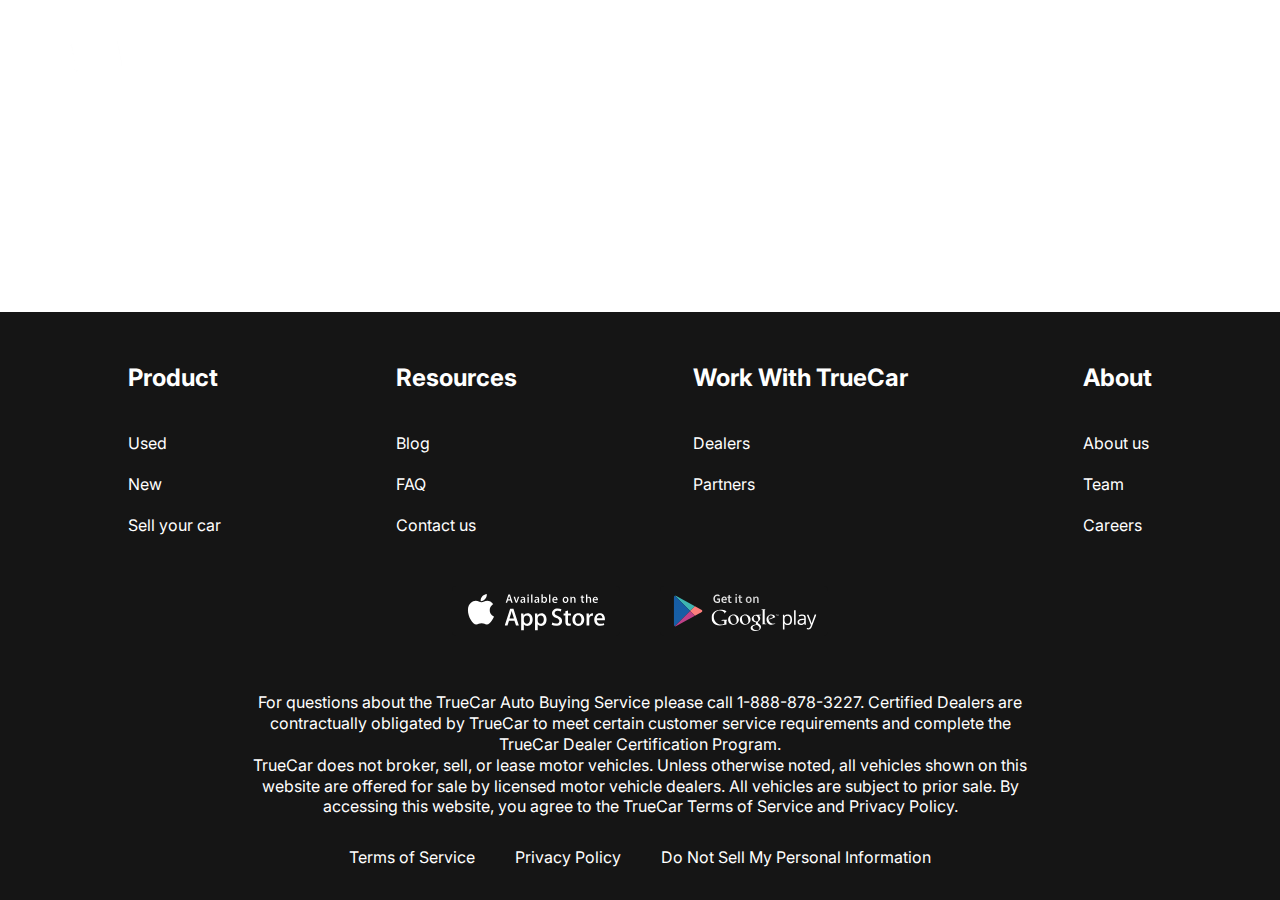
<file: index.html>
<!DOCTYPE html>
<html lang="en">
<head>
    <meta charset="UTF-8">
    <meta name="viewport" content="width=device-width, initial-scale=1.0">
    <title>Lease-cars</title>
    <link rel="preconnect" href="https://fonts.googleapis.com">
    <link rel="preconnect" href="https://fonts.gstatic.com" crossorigin>
    <link href="https://fonts.googleapis.com/css2?family=Inter:ital,opsz@0,14..32;1,14..32&display=swap" rel="stylesheet">
    <link rel="preconnect" href="https://fonts.googleapis.com">
    <link rel="preconnect" href="https://fonts.gstatic.com" crossorigin>
    <link href="https://fonts.googleapis.com/css2?family=Inter:ital,opsz,wght@0,14..32,700;1,14..32,700&display=swap" rel="stylesheet">
    <link rel="stylesheet" href="css/style.css">
</head>
<body>
    
    <div class="wrapper">
        <header class="header header-main">
            <div class="container">
                <div class="header__inner">
                    <a href="#" class="logo">
                        <img src="/images/logo.svg" alt="" class="logo__img">
                    </a>
                    <nav class="menu">
                        <ul class="menu__list">
                            <li class="menu_list-item">
                                <a href="#" class="menu__list-link">NEW CARS</a>
                            </li>
                            <li class="menu_list-item">
                                <a href="#" class="menu__list-link">PRE-OWNED CARS</a>
                            </li>
                            <li class="menu_list-item">
                                <a href="#" class="menu__list-link">FINANCE</a>
                            </li>
                            <li class="menu_list-item">
                                <a href="#" class="menu__list-link">LEASE VS BUY</a>
                            </li>
                            <li class="menu_list-item">
                                <a href="#" class="menu__list-link">CONTACT US</a>
                            </li>
                        </ul>
                    </nav>
                </div>
            </div>
        </header>


        <main class="main"></main>


        <footer class="footer">
            <div class="container">
                <nav class="footer__menu">
                    <ul class="footer__menu-list">
                        <li class="footer__menu-item">
                            <p class="footer__menu-title">Product</p>
                        </li>
                        <li class="footer__menu-item">
                            <a href="#" class="footer__menu-link">Used</a>
                        </li>
                        <li class="footer__menu-item">
                            <a href="#" class="footer__menu-link">New</a>
                        </li>
                        <li class="footer__menu-item">
                            <a href="#" class="footer__menu-link">Sell your car</a>
                        </li>
                    </ul>
                    <ul class="footer__menu-list">
                        <li class="footer__menu-item">
                            <p class="footer__menu-title">Resources</p>
                        </li>
                        <li class="footer__menu-item">
                            <a href="#" class="footer__menu-link">Blog</a>
                        </li>
                        <li class="footer__menu-item">
                            <a href="#" class="footer__menu-link">FAQ</a>
                        </li>
                        <li class="footer__menu-item">
                            <a href="#" class="footer__menu-link">Contact us</a>
                        </li>
                    </ul>
                    <ul class="footer__menu-list">
                        <li class="footer__menu-item">
                            <p class="footer__menu-title">Work With TrueCar</p>
                        </li>
                        <li class="footer__menu-item">
                            <a href="#" class="footer__menu-link">Dealers</a>
                        </li>
                        <li class="footer__menu-item">
                            <a href="#" class="footer__menu-link">Partners</a>
                        </li>
                    </ul>
                    <ul class="footer__menu-list">
                        <li class="footer__menu-item">
                            <p class="footer__menu-title">About</p>
                        </li>
                        <li class="footer__menu-item">
                            <a href="#" class="footer__menu-link">About us</a>
                        </li>
                        <li class="footer__menu-item">
                            <a href="#" class="footer__menu-link">Team</a>
                        </li>
                        <li class="footer__menu-item">
                            <a href="#" class="footer__menu-link">Careers</a>
                        </li>
                    </ul>
                </nav>
                <ul class="app">
                    <li class="app__item">
                        <a href="#" class="app__item-link">
                            <img class="app__item-img" src="/images/appstore.svg" alt="">
                        </a>
                    </li>
                    <li class="app__item">
                        <a href="#" class="app__item-link">
                            <img class="app__item-img" src="/images/googleplay.svg" alt="">
                        </a>
                    </li>
                </ul>
                <div class="footer__copy">
                    <p class="footer_copy-text">
                        For questions about the TrueCar Auto Buying Service please call 1-888-878-3227.
                        Certified Dealers are contractually obligated by TrueCar to meet certain customer service requirements and complete the TrueCar Dealer Certification Program.                    
                    </p>
                    <p class="footer_copy-text">
                        TrueCar does not broker, sell, or lease motor vehicles. Unless otherwise noted, all vehicles shown on this website are offered for sale by licensed motor vehicle dealers. All vehicles are subject to prior sale. By accessing this website, you agree to the TrueCar Terms of Service and Privacy Policy.
                    </p>
                </div>
                <nav class="copy__nav">
                    <ul class="copy__nav-list">
                        <li class="copy__nav-item">
                            <a href="#" class="copy__nav-link">Terms of Service</a>
                        </li>
                        <li class="copy__nav-item">
                            <a href="#" class="copy__nav-link">Privacy Policy</a>
                        </li>
                        <li class="copy__nav-item">
                            <a href="#" class="copy__nav-link">Do Not Sell My Personal Information</a>
                        </li>
                    </ul>
                </nav>
            </div>
        </footer>
    </div>

</body>
</html>
</file>
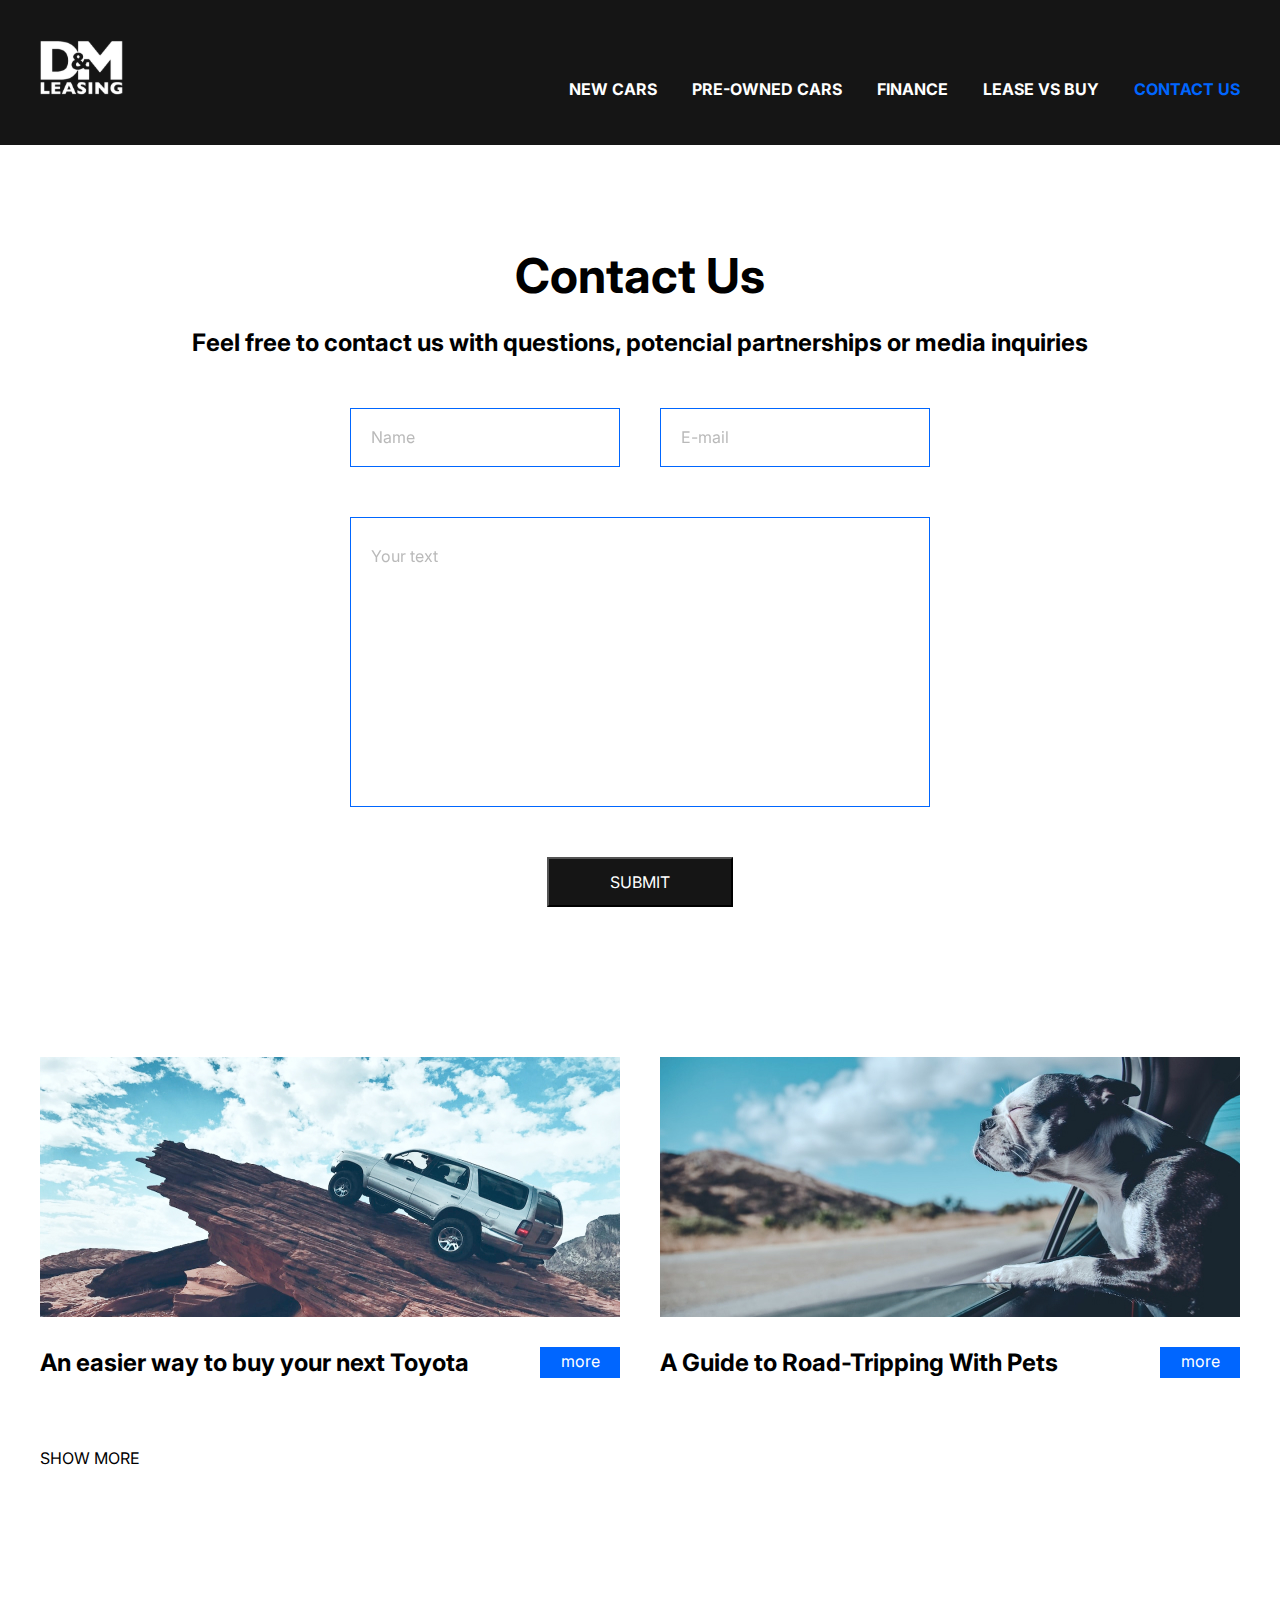
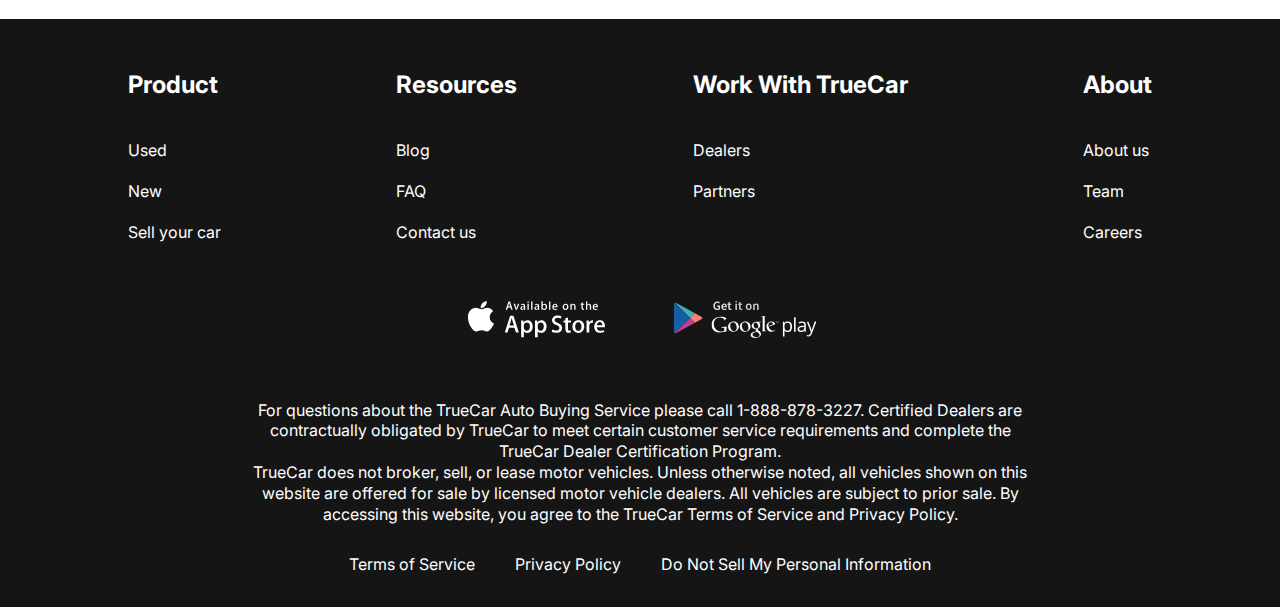
<file: contacts.html>
<!DOCTYPE html>
<html lang="en">
<head>
    <meta charset="UTF-8">
    <meta name="viewport" content="width=device-width, initial-scale=1.0">
    <title>Lease-cars</title>
    <link rel="preconnect" href="https://fonts.googleapis.com">
    <link rel="preconnect" href="https://fonts.gstatic.com" crossorigin>
    <link href="https://fonts.googleapis.com/css2?family=Inter:ital,opsz@0,14..32;1,14..32&display=swap" rel="stylesheet">
    <link rel="preconnect" href="https://fonts.googleapis.com">
    <link rel="preconnect" href="https://fonts.gstatic.com" crossorigin>
    <link href="https://fonts.googleapis.com/css2?family=Inter:ital,opsz,wght@0,14..32,700;1,14..32,700&display=swap" rel="stylesheet">
    <link rel="stylesheet" href="css/style.css">
</head>
<body>
    
    <div class="wrapper">
        <header class="header">
            <div class="container">
                <div class="header__inner">
                    <a href="index.html" class="logo">
                        <img src="/images/logo.svg" alt="" class="logo__img">
                    </a>
                    <nav class="menu">
                        <ul class="menu__list">
                            <li class="menu_list-item">
                                <a href="new-car.html" class="menu__list-link">NEW CARS</a>
                            </li>
                            <li class="menu_list-item">
                                <a href="#" class="menu__list-link">PRE-OWNED CARS</a>
                            </li>
                            <li class="menu_list-item">
                                <a href="#" class="menu__list-link">FINANCE</a>
                            </li>
                            <li class="menu_list-item">
                                <a href="#" class="menu__list-link">LEASE VS BUY</a>
                            </li>
                            <li class="menu_list-item">
                                <a href="contacts.html" class="menu__list-link menu__list-link--active">CONTACT US</a>
                            </li>
                        </ul>
                    </nav>
                </div>
            </div>
        </header>


        <main class="main">
            <section class="contacts">
                <div class="container">
                    <h2 class="section-title contacts-title">
                        Contact Us
                    </h2>
                    <p class="contacts__text">
                        Feel free to contact us with questions, potencial partnerships or media inquiries
                    </p>
                    <form action="#" class="form">
                        <input type="text" class="form__input" placeholder="Name">
                        <input type="email" class="form__input" placeholder="E-mail">
                        <textarea class="form__textarea" placeholder="Your text"></textarea>
                        <button type="submit" class="form__btn">SUBMIT</button>
                    </form>
                </div>
            </section>

            <section class="blog">
                <div class="container">
                    <div class="blog__items">
                        <div class="blog__item">
                            <img src="/images/blog-1.jpg" alt="" class="blog__item-img">
                            <h4 class="blog__item-title">An easier way to buy your next Toyota</h4>
                            <a href="#" class="blog__item-link">more</a>
                        </div>
                        <div class="blog__item">
                            <img src="/images/blog-2.jpg" alt="" class="blog__item-img">
                            <h4 class="blog__item-title">A Guide to Road-Tripping With Pets</h4>
                            <a href="#" class="blog__item-link">more</a>
                        </div>
                    </div>
                    <a href="#" class="blog__link">SHOW MORE</a>
                </div>
            </section>
        </main>


        <footer class="footer">
            <div class="container">
                <nav class="footer__menu">
                    <ul class="footer__menu-list">
                        <li class="footer__menu-item">
                            <p class="footer__menu-title">Product</p>
                        </li>
                        <li class="footer__menu-item">
                            <a href="#" class="footer__menu-link">Used</a>
                        </li>
                        <li class="footer__menu-item">
                            <a href="#" class="footer__menu-link">New</a>
                        </li>
                        <li class="footer__menu-item">
                            <a href="#" class="footer__menu-link">Sell your car</a>
                        </li>
                    </ul>
                    <ul class="footer__menu-list">
                        <li class="footer__menu-item">
                            <p class="footer__menu-title">Resources</p>
                        </li>
                        <li class="footer__menu-item">
                            <a href="#" class="footer__menu-link">Blog</a>
                        </li>
                        <li class="footer__menu-item">
                            <a href="#" class="footer__menu-link">FAQ</a>
                        </li>
                        <li class="footer__menu-item">
                            <a href="#" class="footer__menu-link">Contact us</a>
                        </li>
                    </ul>
                    <ul class="footer__menu-list">
                        <li class="footer__menu-item">
                            <p class="footer__menu-title">Work With TrueCar</p>
                        </li>
                        <li class="footer__menu-item">
                            <a href="#" class="footer__menu-link">Dealers</a>
                        </li>
                        <li class="footer__menu-item">
                            <a href="#" class="footer__menu-link">Partners</a>
                        </li>
                    </ul>
                    <ul class="footer__menu-list">
                        <li class="footer__menu-item">
                            <p class="footer__menu-title">About</p>
                        </li>
                        <li class="footer__menu-item">
                            <a href="#" class="footer__menu-link">About us</a>
                        </li>
                        <li class="footer__menu-item">
                            <a href="#" class="footer__menu-link">Team</a>
                        </li>
                        <li class="footer__menu-item">
                            <a href="#" class="footer__menu-link">Careers</a>
                        </li>
                    </ul>
                </nav>
                <ul class="app">
                    <li class="app__item">
                        <a href="#" class="app__item-link">
                            <img class="app__item-img" src="/images/appstore.svg" alt="">
                        </a>
                    </li>
                    <li class="app__item">
                        <a href="#" class="app__item-link">
                            <img class="app__item-img" src="/images/googleplay.svg" alt="">
                        </a>
                    </li>
                </ul>
                <div class="footer__copy">
                    <p class="footer_copy-text">
                        For questions about the TrueCar Auto Buying Service please call 1-888-878-3227.
                        Certified Dealers are contractually obligated by TrueCar to meet certain customer service requirements and complete the TrueCar Dealer Certification Program.                    
                    </p>
                    <p class="footer_copy-text">
                        TrueCar does not broker, sell, or lease motor vehicles. Unless otherwise noted, all vehicles shown on this website are offered for sale by licensed motor vehicle dealers. All vehicles are subject to prior sale. By accessing this website, you agree to the TrueCar Terms of Service and Privacy Policy.
                    </p>
                </div>
                <nav class="copy__nav">
                    <ul class="copy__nav-list">
                        <li class="copy__nav-item">
                            <a href="#" class="copy__nav-link">Terms of Service</a>
                        </li>
                        <li class="copy__nav-item">
                            <a href="#" class="copy__nav-link">Privacy Policy</a>
                        </li>
                        <li class="copy__nav-item">
                            <a href="#" class="copy__nav-link">Do Not Sell My Personal Information</a>
                        </li>
                    </ul>
                </nav>
            </div>
        </footer>
    </div>

    <script src="/js/main.js"></script>
</body>
</html>
</file>
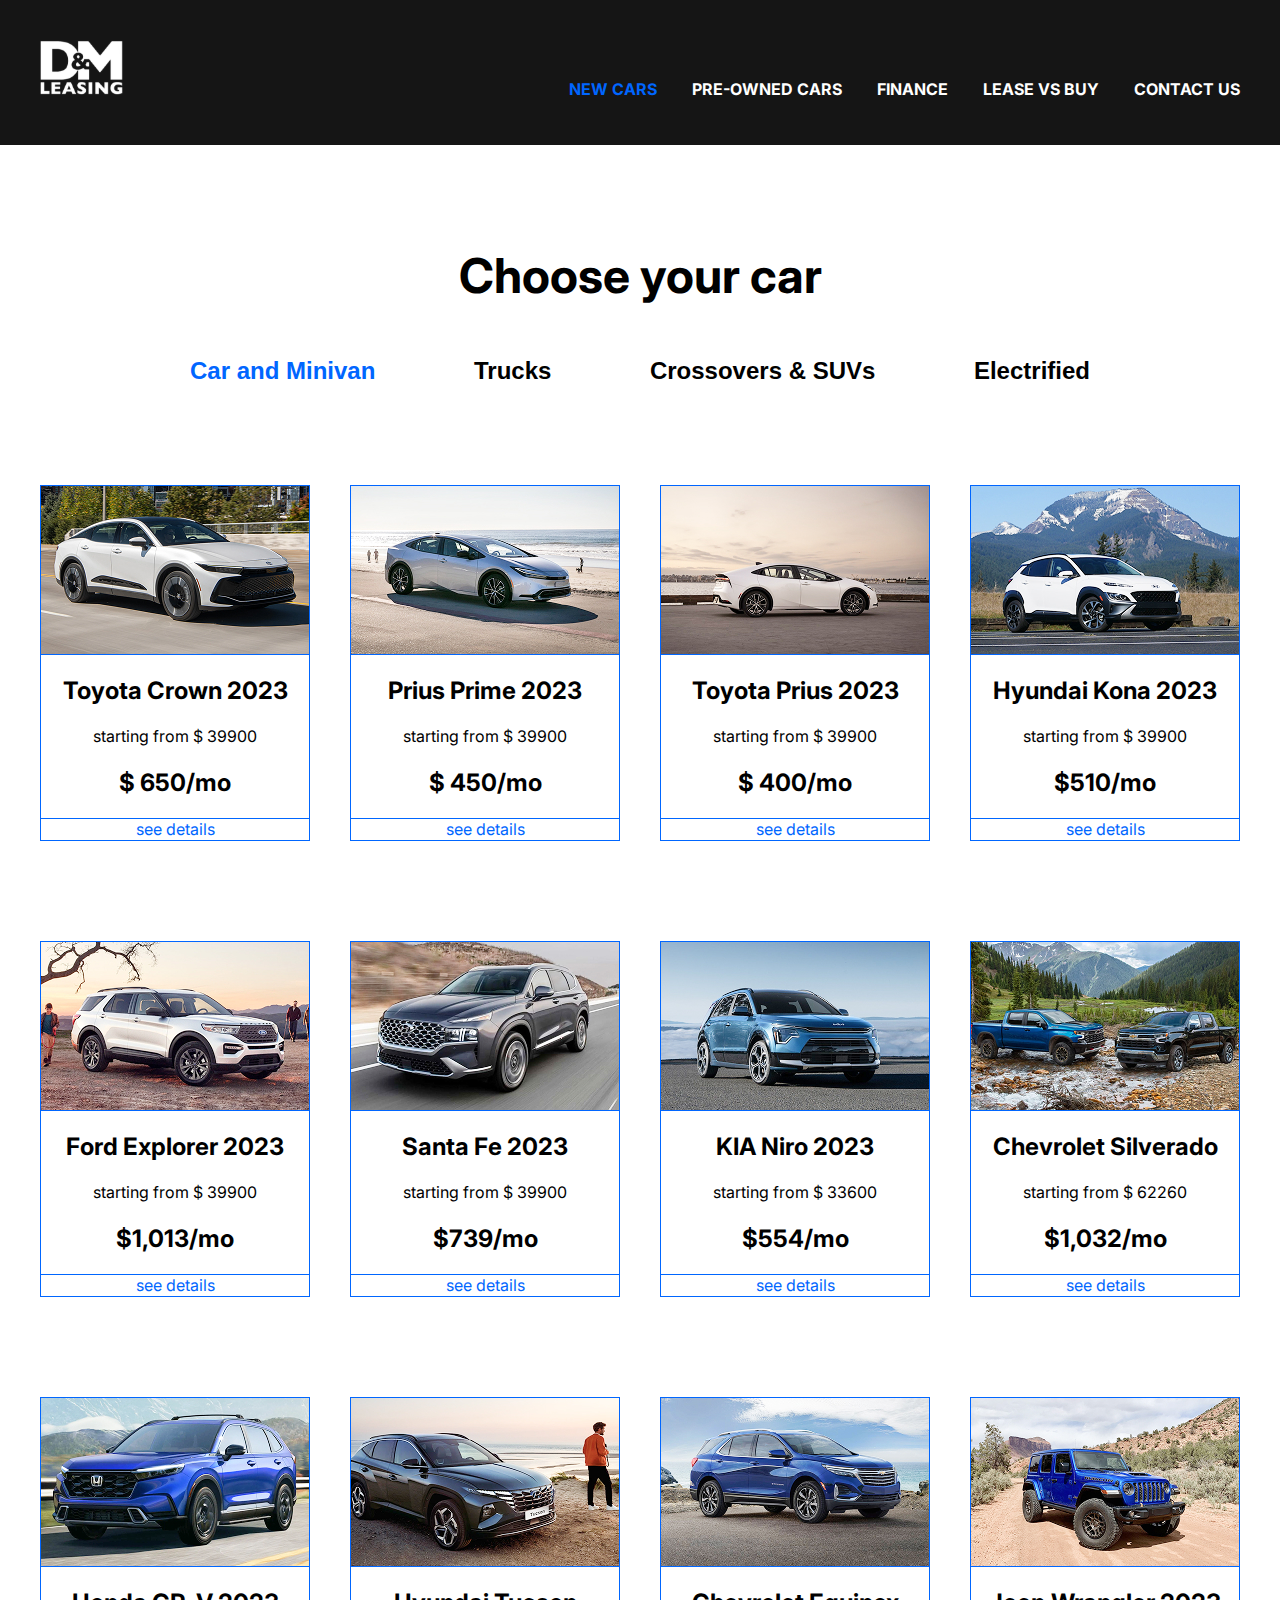
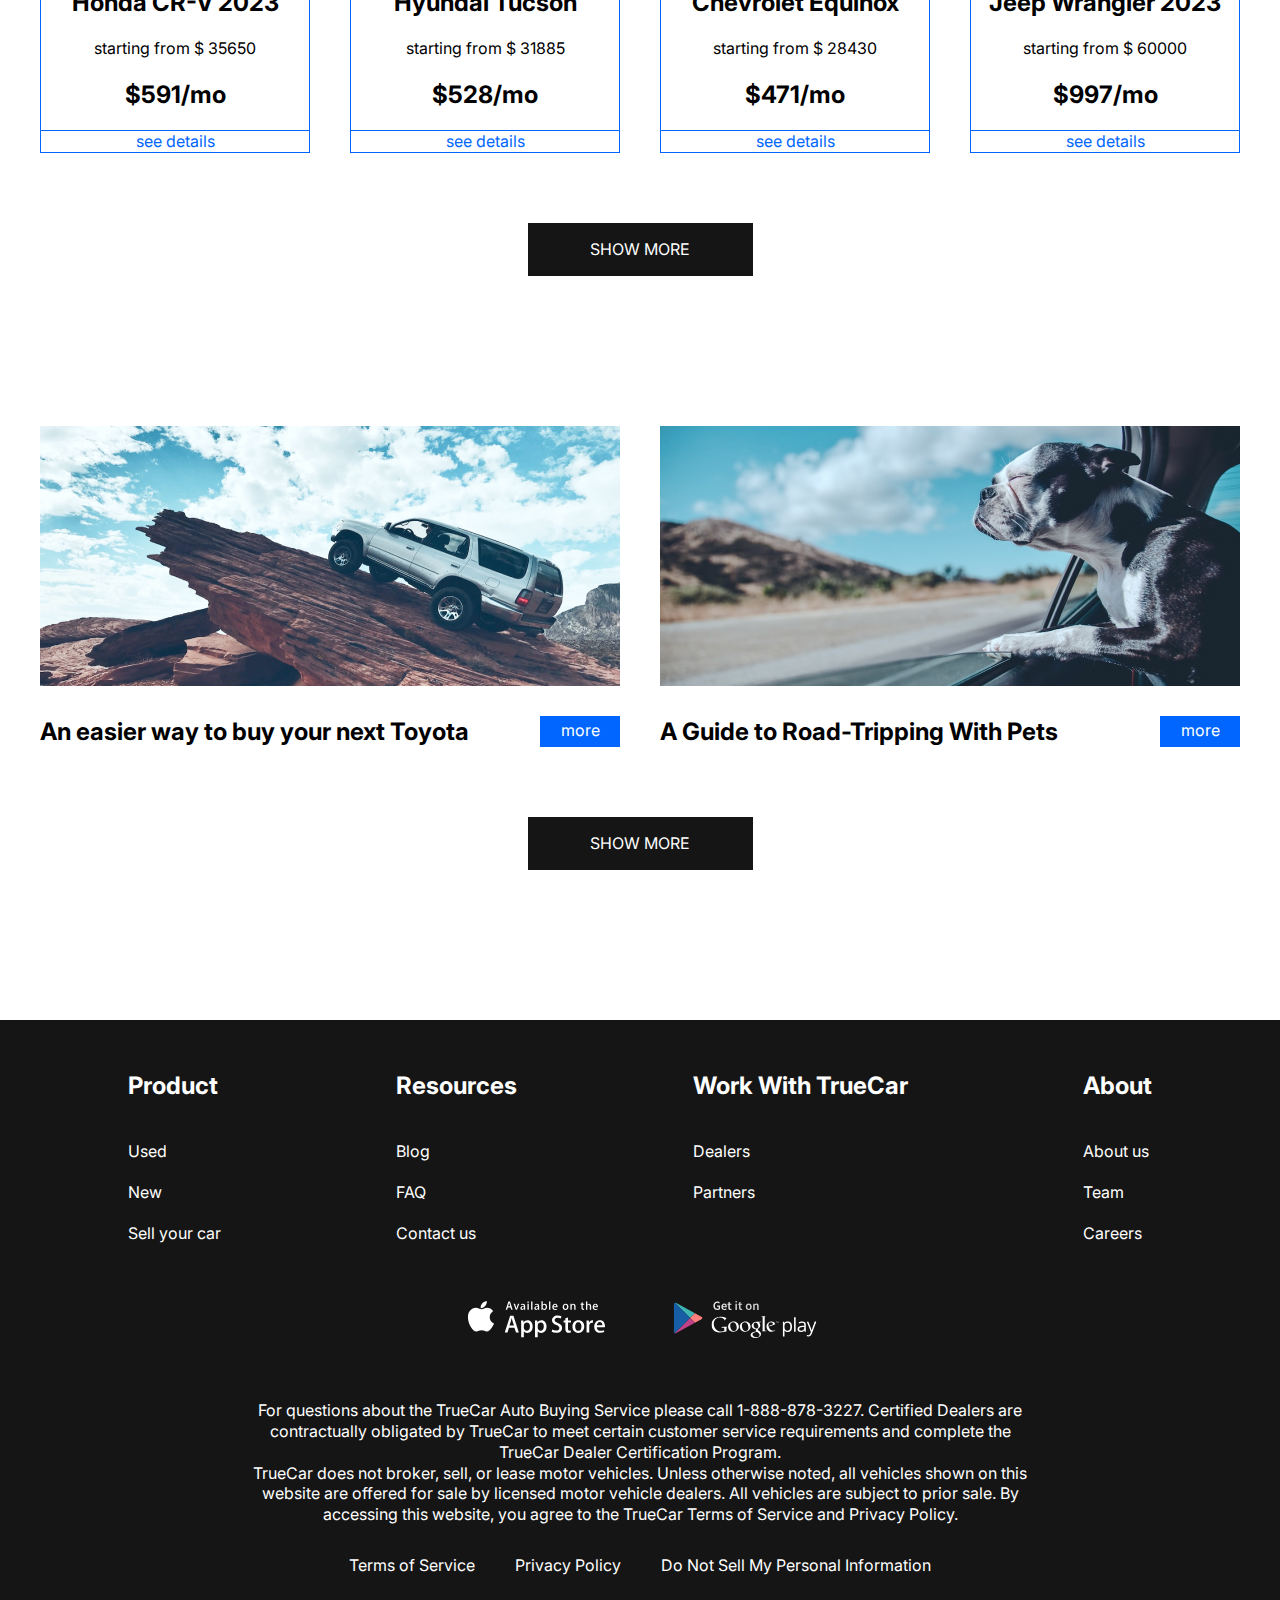
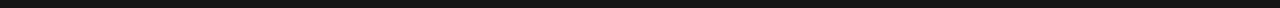
<file: new-car.html>
<!DOCTYPE html>
<html lang="en">
<head>
    <meta charset="UTF-8">
    <meta name="viewport" content="width=device-width, initial-scale=1.0">
    <title>Lease-cars</title>
    <link rel="preconnect" href="https://fonts.googleapis.com">
    <link rel="preconnect" href="https://fonts.gstatic.com" crossorigin>
    <link href="https://fonts.googleapis.com/css2?family=Inter:ital,opsz@0,14..32;1,14..32&display=swap" rel="stylesheet">
    <link rel="preconnect" href="https://fonts.googleapis.com">
    <link rel="preconnect" href="https://fonts.gstatic.com" crossorigin>
    <link href="https://fonts.googleapis.com/css2?family=Inter:ital,opsz,wght@0,14..32,700;1,14..32,700&display=swap" rel="stylesheet">
    <link rel="stylesheet" href="css/style.css">
</head>
<body>
    
    <div class="wrapper">
        <header class="header">
            <div class="container">
                <div class="header__inner">
                    <a href="index.html" class="logo">
                        <img src="/images/logo.svg" alt="" class="logo__img">
                    </a>
                    <nav class="menu">
                        <ul class="menu__list">
                            <li class="menu_list-item">
                                <a href="new-car.html" class="menu__list-link menu__list-link--active">NEW CARS</a>
                            </li>
                            <li class="menu_list-item">
                                <a href="#" class="menu__list-link">PRE-OWNED CARS</a>
                            </li>
                            <li class="menu_list-item">
                                <a href="#" class="menu__list-link">FINANCE</a>
                            </li>
                            <li class="menu_list-item">
                                <a href="#" class="menu__list-link">LEASE VS BUY</a>
                            </li>
                            <li class="menu_list-item">
                                <a href="contacts.html" class="menu__list-link">CONTACT US</a>
                            </li>
                        </ul>
                    </nav>
                </div>
            </div>
        </header>


        <main class="main">

            <section class="choose">
                <div class="container">
                    <h2 class="section-title">
                        Choose your car
                    </h2>
                    <div class="tabs">
                        <div class="tabs__btn">
                            <button class="tabs__btn-item tabs__btn-item--active" data-button="content-1">Car and Minivan</button>
                            <button class="tabs__btn-item" data-button="content-2">Trucks</button>
                            <button class="tabs__btn-item" data-button="content-3">Crossovers & SUVs</button>
                            <button class="tabs__btn-item" data-button="content-4">Electrified</button>
                        </div>
                        <div class="tabs__content">
                            <div class="tabs__content-item tabs__content-item--active" id="content-1">
                                <div class="card">
                                    <img src="/images/card-1.jpg" alt="" class="card__img">
                                    <div class="card__content">
                                        <h4 class="card__title">Toyota Crown 2023</h4>
                                        <p class="card__text">starting from $ 39900</p>
                                        <p class="card__price">$ 650/mo</p>
                                    </div>
                                    <a href="#" class="card__link">see details</a>
                                </div>
                                <div class="card">
                                    <img src="/images/card-2.jpg" alt="" class="card__img">
                                    <div class="card__content">
                                        <h4 class="card__title">Prius Prime 2023</h4>
                                        <p class="card__text">starting from $ 39900</p>
                                        <p class="card__price"> $ 450/mo</p>
                                    </div>
                                    <a href="#" class="card__link">see details</a>
                                </div>
                                <div class="card">
                                    <img src="/images/card-3.jpg" alt="" class="card__img">
                                    <div class="card__content">
                                        <h4 class="card__title">Toyota Prius 2023</h4>
                                        <p class="card__text">starting from $ 39900</p>
                                        <p class="card__price"> $ 400/mo</p>
                                    </div>
                                    <a href="#" class="card__link">see details</a>
                                </div>
                                <div class="card">
                                    <img src="/images/card-4.jpg" alt="" class="card__img">
                                    <div class="card__content">
                                        <h4 class="card__title">Hyundai Kona 2023</h4>
                                        <p class="card__text">starting from $ 39900</p>
                                        <p class="card__price">$510/mo</p>
                                    </div>
                                    <a href="#" class="card__link">see details</a>
                                </div>

                                <div class="card">
                                    <img src="/images/card-5.jpg" alt="" class="card__img">
                                    <div class="card__content">
                                        <h4 class="card__title">Ford Explorer 2023</h4>
                                        <p class="card__text">starting from $ 39900</p>
                                        <p class="card__price">$1,013/mo</p>
                                    </div>
                                    <a href="#" class="card__link">see details</a>
                                </div>
                                <div class="card">
                                    <img src="/images/card-6.jpg" alt="" class="card__img">
                                    <div class="card__content">
                                        <h4 class="card__title">Santa  Fe 2023</h4>
                                        <p class="card__text">starting from $ 39900</p>
                                        <p class="card__price">$739/mo</p>
                                    </div>
                                    <a href="#" class="card__link">see details</a>
                                </div>
                                <div class="card">
                                    <img src="/images/card-7.jpg" alt="" class="card__img">
                                    <div class="card__content">
                                        <h4 class="card__title">KIA Niro 2023</h4>
                                        <p class="card__text">starting from $ 33600</p>
                                        <p class="card__price">$554/mo</p>
                                    </div>
                                    <a href="#" class="card__link">see details</a>
                                </div>
                                <div class="card">
                                    <img src="/images/card-8.jpg" alt="" class="card__img">
                                    <div class="card__content">
                                        <h4 class="card__title">Chevrolet Silverado</h4>
                                        <p class="card__text">starting from $ 62260</p>
                                        <p class="card__price">$1,032/mo</p>
                                    </div>
                                    <a href="#" class="card__link">see details</a>
                                </div>

                                <div class="card">
                                    <img src="/images/card-9.jpg" alt="" class="card__img">
                                    <div class="card__content">
                                        <h4 class="card__title">Honda CR-V 2023</h4>
                                        <p class="card__text">starting from $ 35650</p>
                                        <p class="card__price">$591/mo</p>
                                    </div>
                                    <a href="#" class="card__link">see details</a>
                                </div>
                                <div class="card">
                                    <img src="/images/card-10.jpg" alt="" class="card__img">
                                    <div class="card__content">
                                        <h4 class="card__title">Hyundai Tucson</h4>
                                        <p class="card__text">starting from $ 31885</p>
                                        <p class="card__price">$528/mo</p>
                                    </div>
                                    <a href="#" class="card__link">see details</a>
                                </div>
                                <div class="card">
                                    <img src="/images/card-11.jpg" alt="" class="card__img">
                                    <div class="card__content">
                                        <h4 class="card__title">Chevrolet Equinox</h4>
                                        <p class="card__text">starting from $ 28430</p>
                                        <p class="card__price">$471/mo</p>
                                    </div>
                                    <a href="#" class="card__link">see details</a>
                                </div>
                                <div class="card">
                                    <img src="/images/card-12.jpg" alt="" class="card__img">
                                    <div class="card__content">
                                        <h4 class="card__title">Jeep Wrangler 2023</h4>
                                        <p class="card__text">starting from $ 60000</p>
                                        <p class="card__price">$997/mo</p>
                                    </div>
                                    <a href="#" class="card__link">see details</a>
                                </div>
                            </div>

                            <div class="tabs__content-item" id="content-2">
                                <div class="card">
                                    <img src="/images/card-1.jpg" alt="" class="card__img">
                                    <div class="card__content">
                                        <h4 class="card__title">Toyota Crown 2023</h4>
                                        <p class="card__text">starting from $ 39900</p>
                                        <p class="card__price">$ 650/mo</p>
                                    </div>
                                    <a href="#" class="card__link">see details</a>
                                </div>
                                <div class="card">
                                    <img src="/images/card-2.jpg" alt="" class="card__img">
                                    <div class="card__content">
                                        <h4 class="card__title">Prius Prime 2023</h4>
                                        <p class="card__text">starting from $ 39900</p>
                                        <p class="card__price"> $ 450/mo</p>
                                    </div>
                                    <a href="#" class="card__link">see details</a>
                                </div>
                                <div class="card">
                                    <img src="/images/card-3.jpg" alt="" class="card__img">
                                    <div class="card__content">
                                        <h4 class="card__title">Toyota Prius 2023</h4>
                                        <p class="card__text">starting from $ 39900</p>
                                        <p class="card__price"> $ 400/mo</p>
                                    </div>
                                    <a href="#" class="card__link">see details</a>
                                </div>
                                <div class="card">
                                    <img src="/images/card-4.jpg" alt="" class="card__img">
                                    <div class="card__content">
                                        <h4 class="card__title">Hyundai Kona 2023</h4>
                                        <p class="card__text">starting from $ 39900</p>
                                        <p class="card__price">$510/mo</p>
                                    </div>
                                    <a href="#" class="card__link">see details</a>
                                </div>
                            </div>

                            <div class="tabs__content-item" id="content-3">
                                <div class="card">
                                    <img src="/images/card-1.jpg" alt="" class="card__img">
                                    <div class="card__content">
                                        <h4 class="card__title">Toyota Crown 2023</h4>
                                        <p class="card__text">starting from $ 39900</p>
                                        <p class="card__price">$ 650/mo</p>
                                    </div>
                                    <a href="#" class="card__link">see details</a>
                                </div>
                                <div class="card">
                                    <img src="/images/card-2.jpg" alt="" class="card__img">
                                    <div class="card__content">
                                        <h4 class="card__title">Prius Prime 2023</h4>
                                        <p class="card__text">starting from $ 39900</p>
                                        <p class="card__price"> $ 450/mo</p>
                                    </div>
                                    <a href="#" class="card__link">see details</a>
                                </div>
                                <div class="card">
                                    <img src="/images/card-3.jpg" alt="" class="card__img">
                                    <div class="card__content">
                                        <h4 class="card__title">Toyota Prius 2023</h4>
                                        <p class="card__text">starting from $ 39900</p>
                                        <p class="card__price"> $ 400/mo</p>
                                    </div>
                                    <a href="#" class="card__link">see details</a>
                                </div>
                                <div class="card">
                                    <img src="/images/card-4.jpg" alt="" class="card__img">
                                    <div class="card__content">
                                        <h4 class="card__title">Hyundai Kona 2023</h4>
                                        <p class="card__text">starting from $ 39900</p>
                                        <p class="card__price">$510/mo</p>
                                    </div>
                                    <a href="#" class="card__link">see details</a>
                                </div>

                                <div class="card">
                                    <img src="/images/card-5.jpg" alt="" class="card__img">
                                    <div class="card__content">
                                        <h4 class="card__title">Ford Explorer 2023</h4>
                                        <p class="card__text">starting from $ 39900</p>
                                        <p class="card__price">$1,013/mo</p>
                                    </div>
                                    <a href="#" class="card__link">see details</a>
                                </div>
                                <div class="card">
                                    <img src="/images/card-6.jpg" alt="" class="card__img">
                                    <div class="card__content">
                                        <h4 class="card__title">Santa  Fe 2023</h4>
                                        <p class="card__text">starting from $ 39900</p>
                                        <p class="card__price">$739/mo</p>
                                    </div>
                                    <a href="#" class="card__link">see details</a>
                                </div>
                                <div class="card">
                                    <img src="/images/card-7.jpg" alt="" class="card__img">
                                    <div class="card__content">
                                        <h4 class="card__title">KIA Niro 2023</h4>
                                        <p class="card__text">starting from $ 33600</p>
                                        <p class="card__price">$554/mo</p>
                                    </div>
                                    <a href="#" class="card__link">see details</a>
                                </div>
                                <div class="card">
                                    <img src="/images/card-8.jpg" alt="" class="card__img">
                                    <div class="card__content">
                                        <h4 class="card__title">Chevrolet Silverado</h4>
                                        <p class="card__text">starting from $ 62260</p>
                                        <p class="card__price">$1,032/mo</p>
                                    </div>
                                    <a href="#" class="card__link">see details</a>
                                </div>
                            </div>

                            <div class="tabs__content-item" id="content-4">
                                <div class="card">
                                    <img src="/images/card-1.jpg" alt="" class="card__img">
                                    <div class="card__content">
                                        <h4 class="card__title">Toyota Crown 2023</h4>
                                        <p class="card__text">starting from $ 39900</p>
                                        <p class="card__price">$ 650/mo</p>
                                    </div>
                                    <a href="#" class="card__link">see details</a>
                                </div>
                                <div class="card">
                                    <img src="/images/card-2.jpg" alt="" class="card__img">
                                    <div class="card__content">
                                        <h4 class="card__title">Prius Prime 2023</h4>
                                        <p class="card__text">starting from $ 39900</p>
                                        <p class="card__price"> $ 450/mo</p>
                                    </div>
                                    <a href="#" class="card__link">see details</a>
                                </div>
                                <div class="card">
                                    <img src="/images/card-3.jpg" alt="" class="card__img">
                                    <div class="card__content">
                                        <h4 class="card__title">Toyota Prius 2023</h4>
                                        <p class="card__text">starting from $ 39900</p>
                                        <p class="card__price"> $ 400/mo</p>
                                    </div>
                                    <a href="#" class="card__link">see details</a>
                                </div>
                                <div class="card">
                                    <img src="/images/card-4.jpg" alt="" class="card__img">
                                    <div class="card__content">
                                        <h4 class="card__title">Hyundai Kona 2023</h4>
                                        <p class="card__text">starting from $ 39900</p>
                                        <p class="card__price">$510/mo</p>
                                    </div>
                                    <a href="#" class="card__link">see details</a>
                                </div>
                            </div>
                        </div>
                    </div>
                    <a href="#" class="showmore-link">SHOW MORE</a>
                </div>
            </section>

            <section class="blog">
                <div class="container">
                    <div class="blog__items">
                        <div class="blog__item">
                            <img src="/images/blog-1.jpg" alt="" class="blog__item-img">
                            <h4 class="blog__item-title">An easier way to buy your next Toyota</h4>
                            <a href="#" class="blog__item-link">more</a>
                        </div>
                        <div class="blog__item">
                            <img src="/images/blog-2.jpg" alt="" class="blog__item-img">
                            <h4 class="blog__item-title">A Guide to Road-Tripping With Pets</h4>
                            <a href="#" class="blog__item-link">more</a>
                        </div>
                    </div>
                    <a href="#" class="showmore-link">SHOW MORE</a>
                </div>
            </section>
        </main>


        <footer class="footer">
            <div class="container">
                <nav class="footer__menu">
                    <ul class="footer__menu-list">
                        <li class="footer__menu-item">
                            <p class="footer__menu-title">Product</p>
                        </li>
                        <li class="footer__menu-item">
                            <a href="#" class="footer__menu-link">Used</a>
                        </li>
                        <li class="footer__menu-item">
                            <a href="#" class="footer__menu-link">New</a>
                        </li>
                        <li class="footer__menu-item">
                            <a href="#" class="footer__menu-link">Sell your car</a>
                        </li>
                    </ul>
                    <ul class="footer__menu-list">
                        <li class="footer__menu-item">
                            <p class="footer__menu-title">Resources</p>
                        </li>
                        <li class="footer__menu-item">
                            <a href="#" class="footer__menu-link">Blog</a>
                        </li>
                        <li class="footer__menu-item">
                            <a href="#" class="footer__menu-link">FAQ</a>
                        </li>
                        <li class="footer__menu-item">
                            <a href="contacts.html" class="footer__menu-link">Contact us</a>
                        </li>
                    </ul>
                    <ul class="footer__menu-list">
                        <li class="footer__menu-item">
                            <p class="footer__menu-title">Work With TrueCar</p>
                        </li>
                        <li class="footer__menu-item">
                            <a href="#" class="footer__menu-link">Dealers</a>
                        </li>
                        <li class="footer__menu-item">
                            <a href="#" class="footer__menu-link">Partners</a>
                        </li>
                    </ul>
                    <ul class="footer__menu-list">
                        <li class="footer__menu-item">
                            <p class="footer__menu-title">About</p>
                        </li>
                        <li class="footer__menu-item">
                            <a href="#" class="footer__menu-link">About us</a>
                        </li>
                        <li class="footer__menu-item">
                            <a href="#" class="footer__menu-link">Team</a>
                        </li>
                        <li class="footer__menu-item">
                            <a href="#" class="footer__menu-link">Careers</a>
                        </li>
                    </ul>
                </nav>
                <ul class="app">
                    <li class="app__item">
                        <a href="#" class="app__item-link">
                            <img class="app__item-img" src="/images/appstore.svg" alt="">
                        </a>
                    </li>
                    <li class="app__item">
                        <a href="#" class="app__item-link">
                            <img class="app__item-img" src="/images/googleplay.svg" alt="">
                        </a>
                    </li>
                </ul>
                <div class="footer__copy">
                    <p class="footer_copy-text">
                        For questions about the TrueCar Auto Buying Service please call 1-888-878-3227.
                        Certified Dealers are contractually obligated by TrueCar to meet certain customer service requirements and complete the TrueCar Dealer Certification Program.                    
                    </p>
                    <p class="footer_copy-text">
                        TrueCar does not broker, sell, or lease motor vehicles. Unless otherwise noted, all vehicles shown on this website are offered for sale by licensed motor vehicle dealers. All vehicles are subject to prior sale. By accessing this website, you agree to the TrueCar Terms of Service and Privacy Policy.
                    </p>
                </div>
                <nav class="copy__nav">
                    <ul class="copy__nav-list">
                        <li class="copy__nav-item">
                            <a href="#" class="copy__nav-link">Terms of Service</a>
                        </li>
                        <li class="copy__nav-item">
                            <a href="#" class="copy__nav-link">Privacy Policy</a>
                        </li>
                        <li class="copy__nav-item">
                            <a href="#" class="copy__nav-link">Do Not Sell My Personal Information</a>
                        </li>
                    </ul>
                </nav>
            </div>
        </footer>
    </div>

    <script src="/js/main.js"></script>
</body>
</html>
</file>
<file: css/style.css>
html {
    box-sizing: border-box;
}

*, *::after, *::before {
    box-sizing: inherit;
    margin: 0;
    padding: 0;
}

html, body {
    height: 100%;
}

ul {
    list-style: none;
}

a {
    text-decoration: none;
    color: inherit;
}

.wrapper {
    min-height: 100%;
    display: flex;
    flex-direction: column;
}

.section-title{
    margin-bottom: 50px;
    font-size: 48px;
    font-weight: 700;
    text-align: center;
}

.container {
    max-width: 1220px;
    margin: 0 auto;
    padding: 0 10px;
}

body {
    font-family: 'Inter', sans-serif;
    font-size: 16px;
    font-weight: 400;
    line-height: 1.3;
}

.header {
    background-color: #151515;
}

.header-main {
    background-color: transparent;
    position: absolute;
    z-index: 10;
    left: 0;
    right: 0;
}

.header__inner {
    padding-top: 40px;
    padding-bottom: 45px;
    display: flex;
    justify-content: space-between;
    align-items: flex-end;
}

.menu__list {
    display: flex;
    gap: 35px;

}

.menu__list-link {
    color: #fff;
    text-transform: uppercase;
    font-weight: 700;
}

.menu__list-link--active{
    color: #0066FF;
}

footer {
    background-color: #151515;
    padding: 50px 0 32px;
    color: #fff;
}

.footer__menu {
    display: flex;
    justify-content: space-around;
    margin-bottom: 50px;
}

.footer__menu-list {
    max-width: 250px;
}

.footer__menu-title {
    font-size: 24px;
    font-weight: 700;
    padding-bottom: 20px;
}

.footer__menu-item + .footer__menu-item{
    padding-top: 20px;
}

.app {
    display: flex;
    justify-content: center;
    gap: 40px;
    margin-bottom: 52px;
}

.footer__copy {
    max-width: 800px;
    margin: 0 auto 30px;
    text-align: center;
}

.copy__nav-list{
    display: flex;
    justify-content: center;
    gap: 40px;
}

.main {
    flex-grow: 1;
}

.top {
    color: #fff;
    text-align: center;
    padding-top: 250px;
    padding-bottom: 50px;
    position: absolute;
    z-index: 5;
    left: 0;
    right: 0;
}

.title {
    padding-bottom: 40px;
    font-size: 96px;
    font-weight: 700;
}

.top__link {
    background-color: #151515;
    padding: 23px;
    max-width: 430px;
    width: 100%;
    display: inline-block;
    text-transform: uppercase;
    font-size: 36px;
    font-weight: 700;
}

.swiper::after{
    content: '';
    background: rgba(21, 21, 21, .3);
    position: absolute;
    z-index: 5;
    left: 0;
    right: 0;
    bottom: 0;
    top: 0;
}

.swiper-slide{
    background-repeat: no-repeat;
    background-size: cover;
    background-position: center ;
    height: 100vh;
}

.swiper-pagination-bullet {
    width: 120px;
    height: 3px;
    background-color: #151515;
    border-radius: 0;
    opacity: 1;
}

.swiper-pagination-horizontal.swiper-pagination-bullets .swiper-pagination-bullet {
    margin: 0 15px;
}

.swiper-pagination-bullets.swiper-pagination-horizontal{
    bottom: 50px;
}

.swiper-pagination-bullet-active {
    height: 6px;
    background-color: #fff;
}

.why-lease{
    padding: 150px 0;
}

.why-lease__list{
    display: grid;
    grid-template-columns: repeat(4, 1fr);
    gap: 40px;
    text-align: center;
}

.why-lease__item-img{
    margin-bottom: 30px;
}

.why-lease__item-title{
    margin-bottom: 30px;
    font-size: 24px;
    font-weight: 700;
}

.why-lease__item-text{
    text-align: left;
}

.how-does{
    padding-bottom: 150px;
}

.how-does__inner{
    max-width: 600px;
    margin: 0 auto;
}

.how__does-title{
    font-size: 24px;
    font-weight: 700;
    padding-top: 50px;
}

.how__does-list{
    padding: 50px 0 70px;
    counter-reset: myCount;
}

.how__does-item{
    list-style-type: none;
    width: 270px;
    position: relative;
    margin-left: auto;
    box-sizing: content-box;
    padding: 19px 0 19px 240px;
    min-height: 64px;
}

.how__does-item + .how__does-item{
    margin-top: 40px;
}

.how__does-item::before{
    counter-increment: myCount;
    content: counter(myCount);
    display: flex;
    justify-content: center;
    align-items: center;
    font-size: 48px;
    font-weight: 700;
    background-color: #0066FF;
    width: 100px;
    height: 100px;
    border-radius: 50%;
    color: #ffffff;
    position: absolute;
    left: 0;
    top: 0;
}

.video{
    padding-bottom: 150px;
}

.video__title{
    margin-bottom: 20px;
}

.video__text{
    font-size: 24px;
    font-weight: 700;
    margin-bottom: 50px;
    text-align: center;
}

.video__content{
    margin: 0 auto;
    display: block;
}

.important{
    margin-bottom: 150px;
}

.important__title{
    margin-bottom: 20px;
}

.important__text{
    margin: 0 auto 50px;
    max-width: 580px;
}

.important__list{
    display: grid;
    grid-template-columns: repeat(4, 1fr);
}

.important__item-img{
    margin-bottom: 20px;
}

.important__item-text{
    max-width: 270px;
}


.contacts{
    padding: 100px 0 150px;
}

.contacts-title{
    margin-bottom: 20px;
}

.contacts__text{
    font-size: 24px;
    font-weight: 700;
    margin-bottom: 50px;
    text-align: center;
    padding: 0 100px;
}

.form{
    max-width: 580px;
    margin: 0 auto;
    display: flex;
    justify-content: space-between;
    flex-wrap: wrap;
}

.form__input{
    width: 270px;
    padding: 18px 20px;
    display: inline-block;
    border: 1px solid #0066FF;
    margin-bottom: 50px;
    font-family: 'Inter', sans-serif;
    font-size: 16px;
    font-weight: 400;
    line-height: 1.3;
    color: #000;
}

.form__input::placeholder, .form__textarea::placeholder{
    font-family: 'Inter', sans-serif;
    font-size: 16px;
    font-weight: 400;
    line-height: 1.3;
    opacity: 0.5;
}

.form__textarea{
    width: 100%;
    resize: none;
    padding: 28px 20px;
    height: 290px;
    border: 1px solid #0066FF;
    margin-bottom: 50px;
    font-family: 'Inter', sans-serif;
    font-size: 16px;
    font-weight: 400;
    line-height: 1.3;
    color: #000;
}

.form__btn{
    text-transform: uppercase;
    color:#fff;
    background-color: #151515;
    font-family: 'Inter', sans-serif;
    font-size: 16px;
    font-weight: 400;
    padding: 13px 61px;
    margin: 0 auto;
}

.blog{
    padding-bottom: 150px;
}

.blog__items{
    display: grid;
    grid-template-columns: repeat(2, 1fr);
    gap: 40px;
    margin-bottom: 70px;
}

.blog__item{
    display: flex;
    justify-content: space-between;
    flex-wrap: wrap;
}

.blog__item-img{
    margin-bottom: 30px;
    width: 100%;
}

.blog__item-title{
    flex-basis: 446px;
    font-size: 24px;
}

.blog__item-link{
    color: #fff;
    background-color: #0066FF;
    padding: 4px 20.5px;
}

.showmore-link{
    text-transform: uppercase;
    background-color: #151515;
    color: #fff;
    padding: 16px 61px;
    width: 225px;
    margin: 0 auto;
    text-align: center;
    display: block;
}

.choose{
    padding: 100px 0 150px;
}

.tabs{
    margin-bottom: 70px;
}

.tabs__btn{
    padding: 0 150px;
    display: flex;
    justify-content: space-between;
    gap: 80px;
    padding-bottom: 100px;
}

.tabs__btn-item{
    font-size: 24px;
    font-weight: 700;
    cursor: pointer;
    border: none;
    background-color: transparent;
    padding: 0;
}


.tabs__btn-item--active{
    color:#0066FF;
}

.tabs__content-item{
    display: none;
    grid-template-columns: repeat(4, 1fr);
    gap: 100px 40px;
}

.tabs__content-item.tabs__content-item--active {
    display: grid;
}

.card{
    text-align: center;
}

.card__img{
    display: block;
}

.card__content{
    padding: 0 5px;
    border: 1px solid #0066FF;
    border-top: 0;
    padding-top: 20px;
}

.card__title{
    font-size: 24px;
    font-weight: 700;
    margin-bottom: 20px;
}

.card__text{
    margin-bottom: 20px;
}

.card__price{
    margin-bottom: 20px;
    font-weight: 700;
    font-size: 24px;

}

.card__link{
    display: block;
    color: #0066FF;
    border: 1px solid #0066FF;
    border-top: 0;
}
</file>
